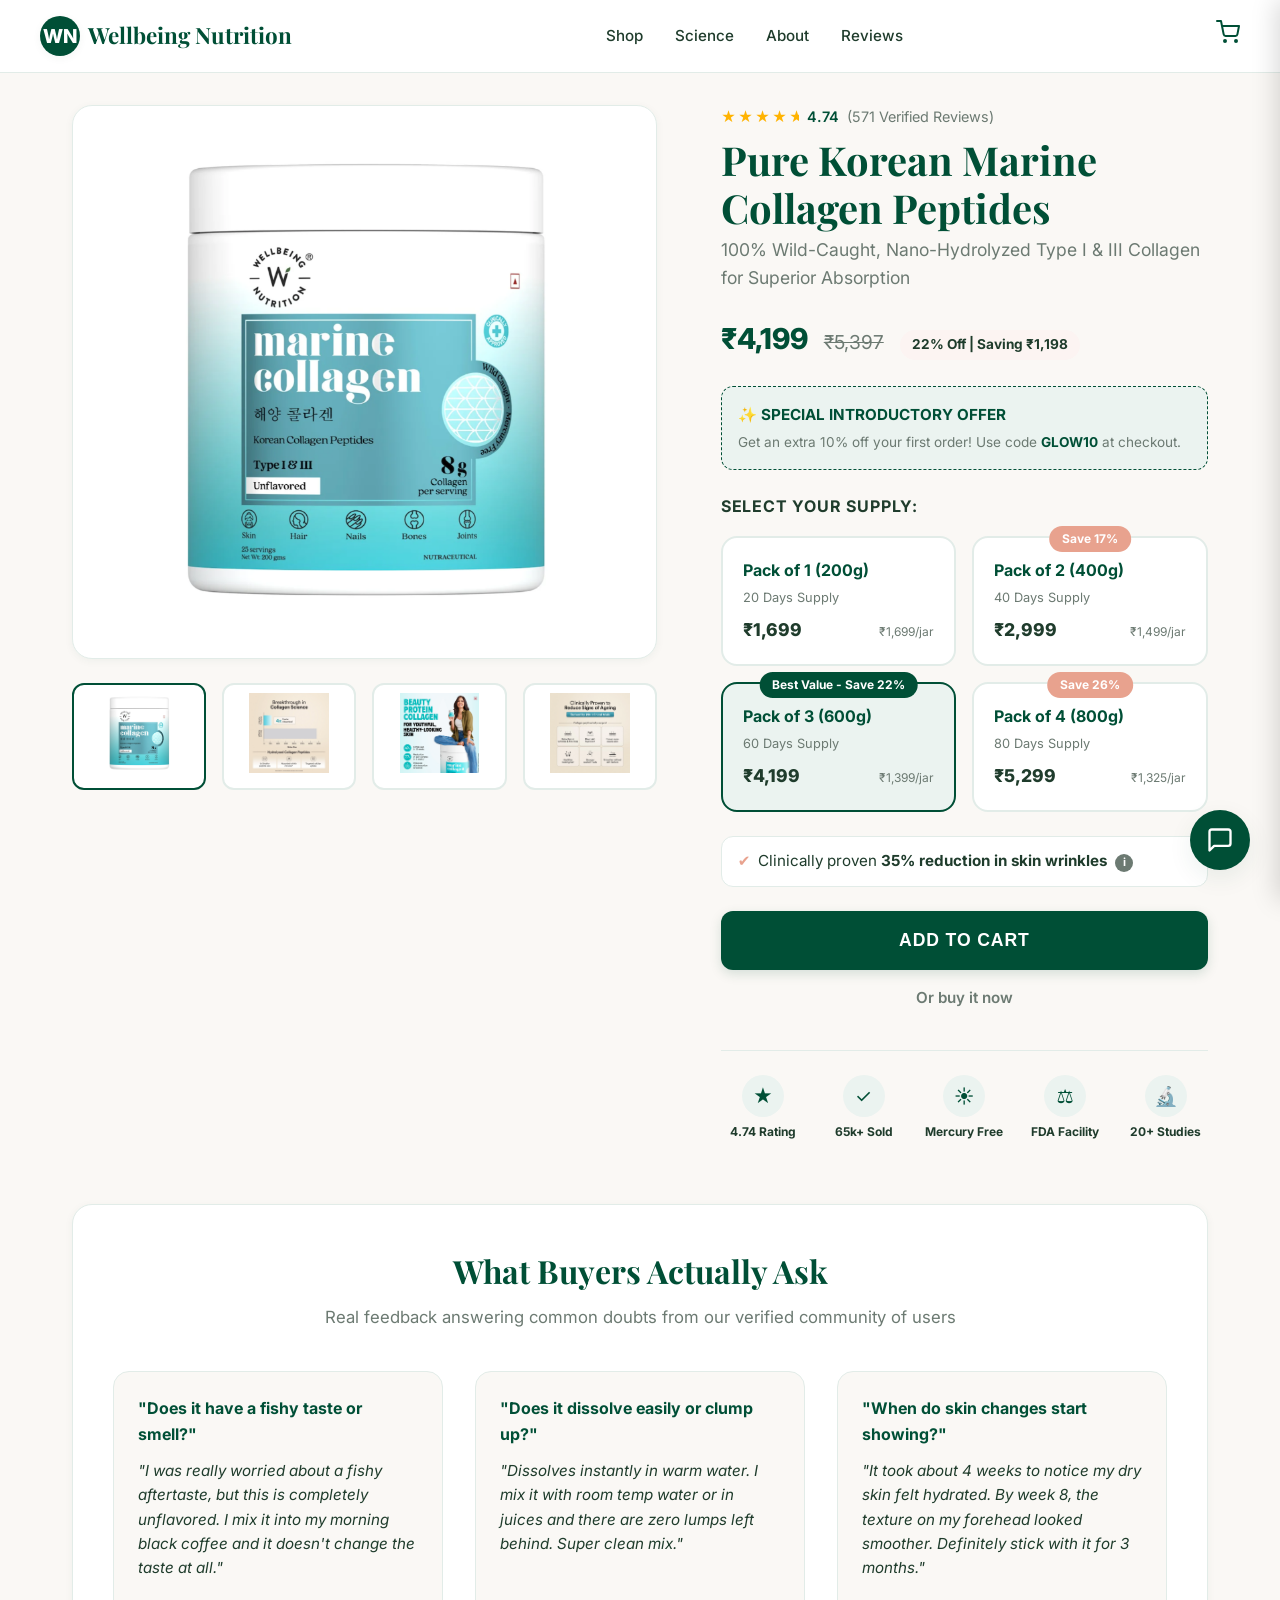
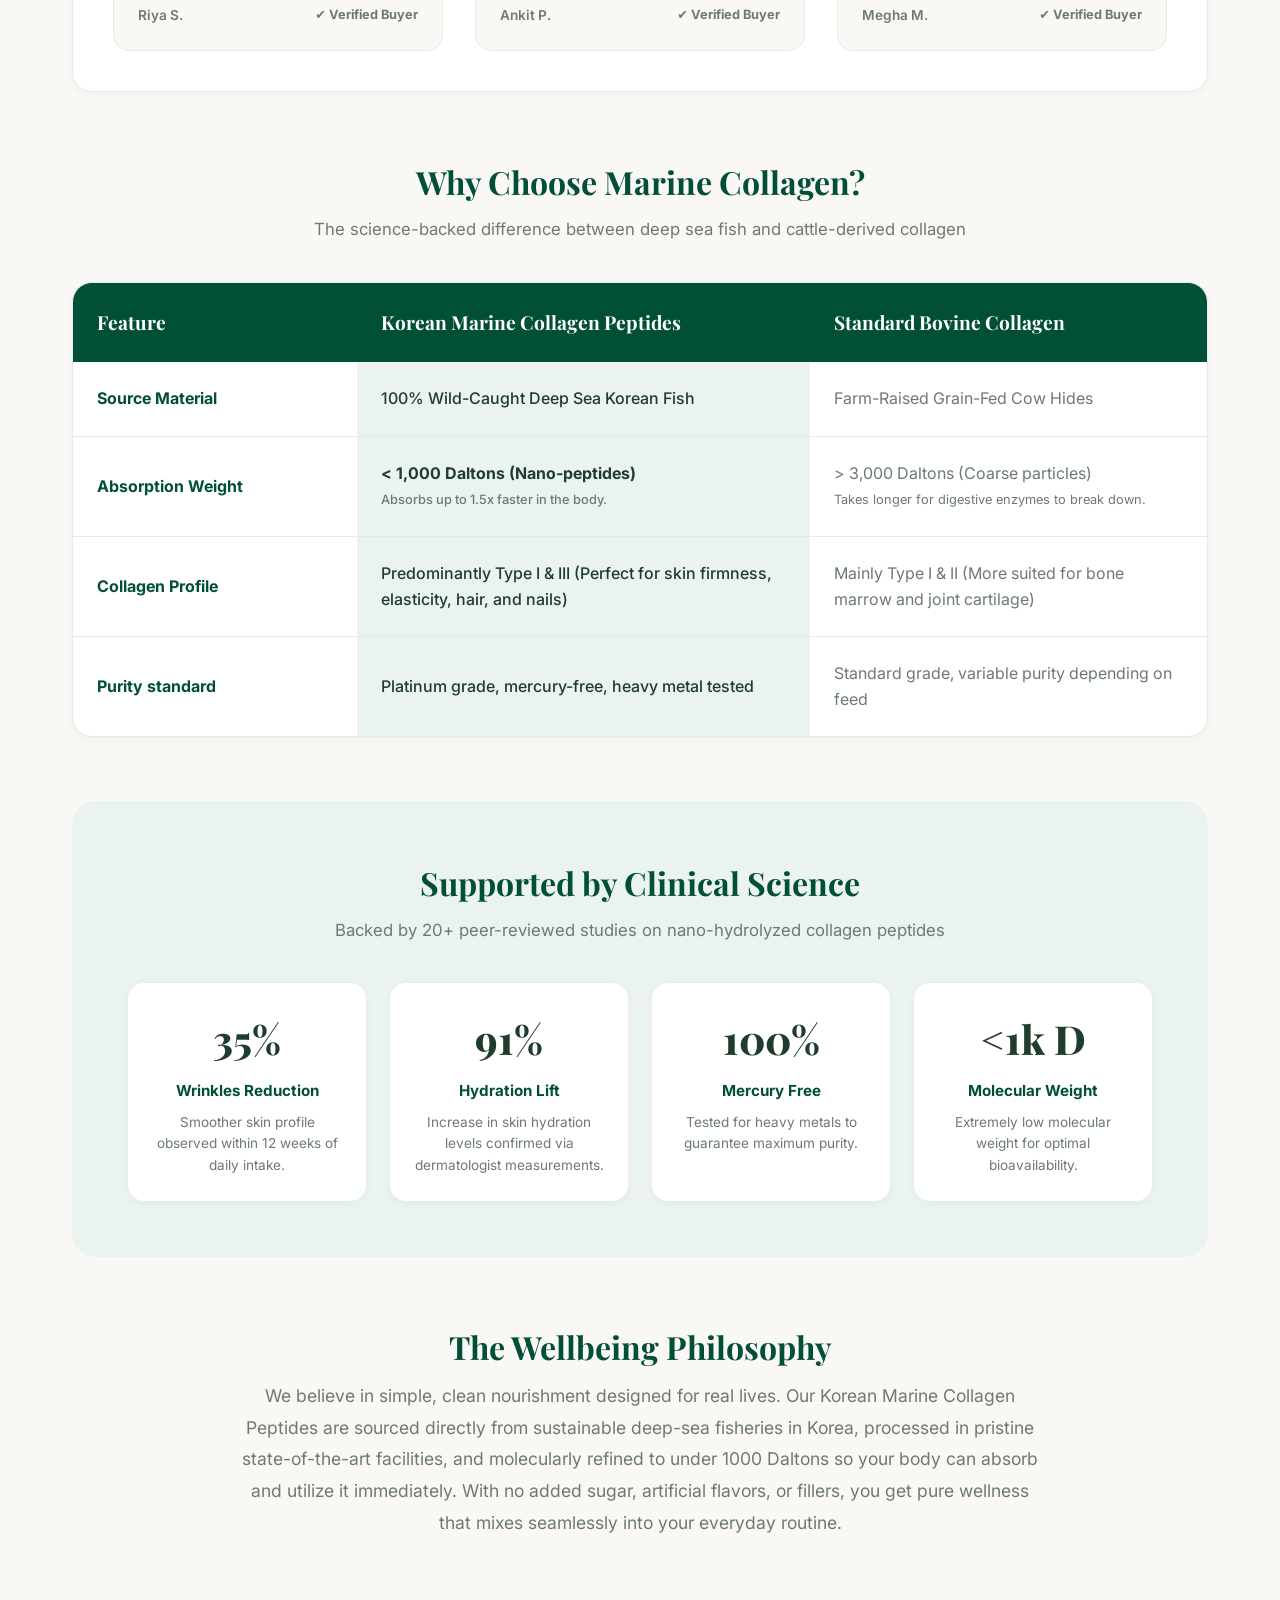
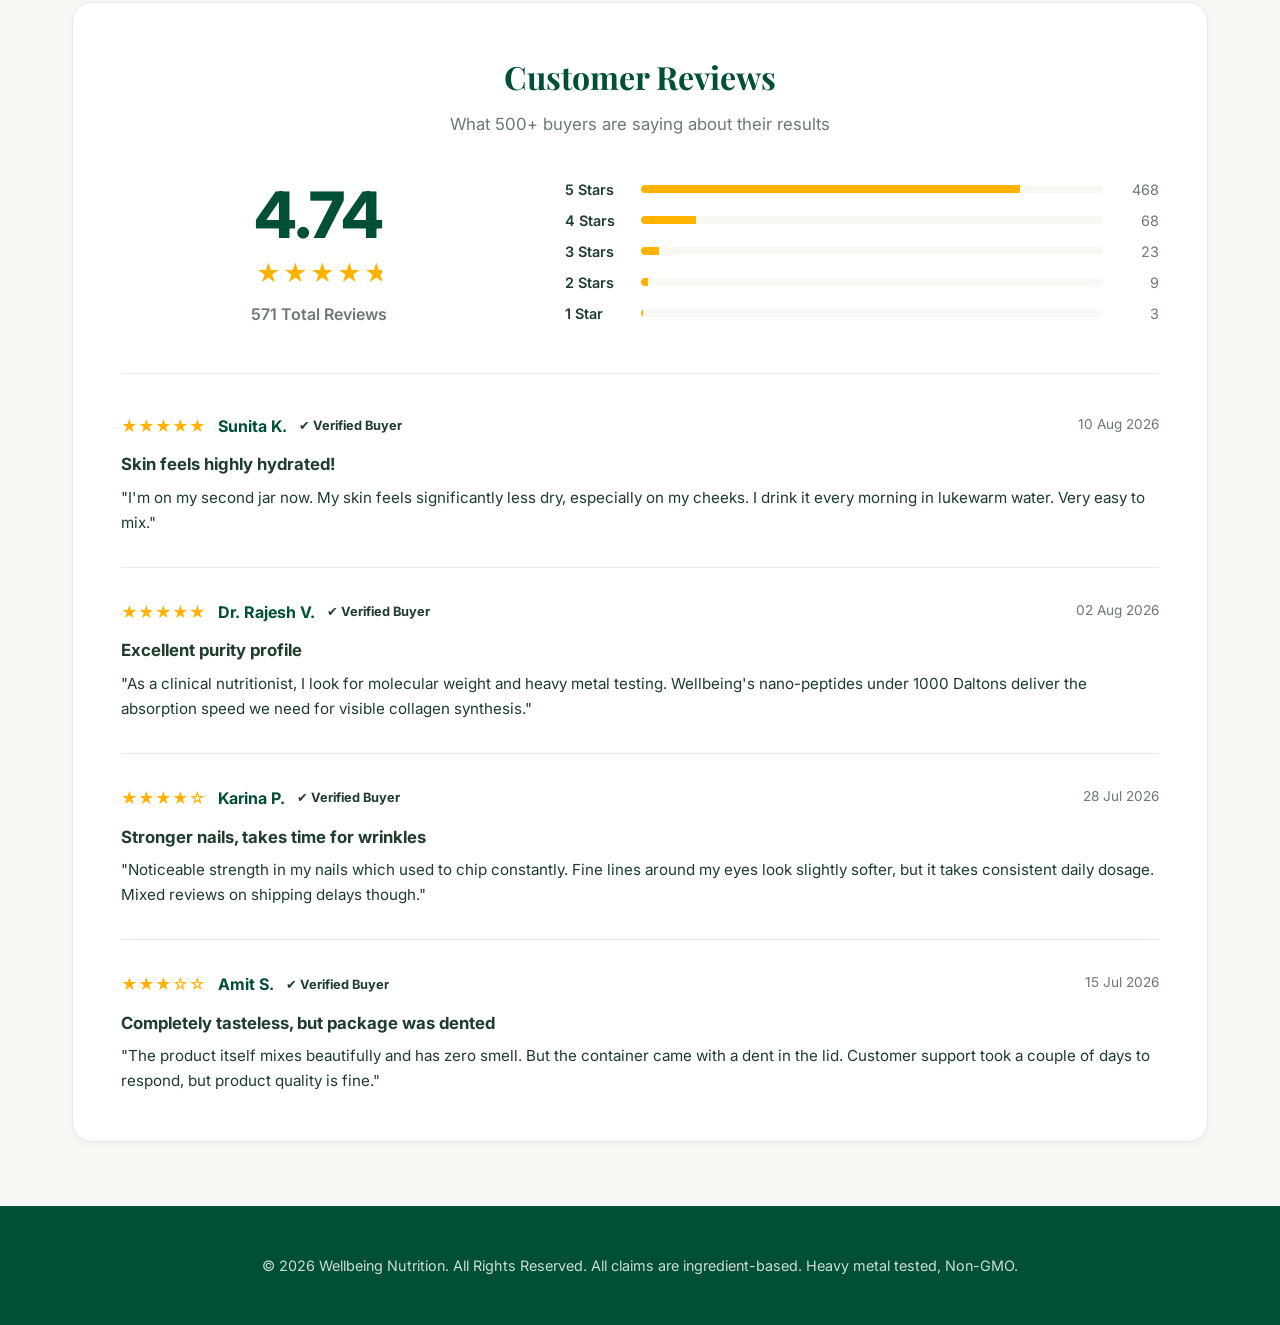
<file: index.html>
<!DOCTYPE html>
<html lang="en">
<head>
  <meta charset="UTF-8">
  <meta name="viewport" content="width=device-width, initial-scale=1.0">
  <title>Pure Korean Marine Collagen Peptides | Wellbeing Nutrition</title>
  <meta name="description" content="Sustainably sourced, platinum-grade type I & III Korean Marine Collagen Peptides for skin elasticity, hair growth, nail strength, and joint health. Bioavailable under 1000 Daltons.">
  <link rel="stylesheet" href="style.css">
  
  <!-- Google Fonts -->
  <link rel="preconnect" href="https://fonts.googleapis.com">
  <link rel="preconnect" href="https://fonts.gstatic.com" crossorigin>
  <link href="https://fonts.googleapis.com/css2?family=Inter:wght@400;500;600;700;800&family=Playfair+Display:ital,wght@0,400;0,600;0,700;0,800;1,400&display=swap" rel="stylesheet">
</head>
<body>

  <!-- Navigation Header -->
  <header class="site-header">
    <div class="header-container">
      <a href="#" class="brand-logo" id="header-logo-link">
        <div class="logo-stamp">WN</div>
        <span class="logo-text">Wellbeing Nutrition</span>
      </a>
      
      <!-- Navigation Links (Simplified for desktop, hidden on mobile for CRO) -->
      <nav aria-label="Main Navigation">
        <ul class="nav-links">
          <li><a href="#pdp-main">Shop</a></li>
          <li><a href="#why-marine-section">Science</a></li>
          <li><a href="#know-more-section">About</a></li>
          <li><a href="#reviews-section">Reviews</a></li>
        </ul>
      </nav>
      
      <div class="header-actions">
        <div class="cart-icon" id="cart-click-trigger" aria-label="Shopping Cart">
          <svg width="24" height="24" viewBox="0 0 24 24" fill="none" stroke="var(--primary-color)" stroke-width="2" stroke-linecap="round" stroke-linejoin="round">
            <circle cx="9" cy="21" r="1"></circle>
            <circle cx="20" cy="21" r="1"></circle>
            <path d="M1 1h4l2.68 13.39a2 2 0 0 0 2 1.61h9.72a2 2 0 0 0 2-1.61L23 6H6"></path>
          </svg>
          <span class="cart-badge" style="display: none;">0</span>
        </div>
      </div>
    </div>
  </header>

  <!-- Main Product Detail Section -->
  <main class="pdp-wrapper" id="pdp-main">
    <div class="pdp-grid">
      
      <!-- Left Column: Gallery -->
      <div class="gallery-container">
        <div class="main-image-wrapper">
          <img id="main-product-image" src="images/collagen_jar.png" alt="Wellbeing Nutrition Pure Korean Marine Collagen Peptides Supplement Jar">
        </div>
        
        <div class="thumbnail-row">
          <div class="thumbnail active" data-image="images/collagen_jar.png">
            <img src="images/collagen_jar.png" alt="Supplement Jar Front View">
          </div>
          <div class="thumbnail" data-image="images/collagen_science.png">
            <img src="images/collagen_science.png" alt="Collagen Absorption Science">
          </div>
          <div class="thumbnail" data-image="images/collagen_banner.png">
            <img src="images/collagen_banner.png" alt="Beauty Protein Collagen Banner">
          </div>
          <div class="thumbnail" data-image="images/collagen_clinical.png">
            <img src="images/collagen_clinical.png" alt="Clinically Proven Benefits">
          </div>
        </div>
      </div>
      
      <!-- Right Column: Product Detail & Buy Box -->
      <div class="info-container">
        <!-- Review Stars Summary -->
        <a href="#reviews-section" class="review-summary-link">
          <div class="stars">
            <span>★</span><span>★</span><span>★</span><span>★</span><span style="position: relative; overflow: hidden; display: inline-block; width: 0.74em;">★<span style="position: absolute; left: 0.74em; top: 0; color: #ccc; width: 0.26em; overflow: hidden;">★</span></span>
          </div>
          <span style="font-weight: 600; color: var(--primary-color);">4.74</span>
          <span style="color: var(--text-light);">(571 Verified Reviews)</span>
        </a>
        
        <h1 class="product-title">Pure Korean Marine Collagen Peptides</h1>
        <p class="product-tagline">100% Wild-Caught, Nano-Hydrolyzed Type I & III Collagen for Superior Absorption</p>
        
        <!-- Pricing Block -->
        <div class="price-row">
          <span class="current-price">₹4,199</span>
          <span class="original-price">₹5,397</span>
          <span class="discount-badge">22% Off | Saving ₹1,198</span>
        </div>
        
        <!-- Buy Box Promo Banner -->
        <div class="promo-box">
          <div class="promo-title">✨ SPECIAL INTRODUCTORY OFFER</div>
          <div class="promo-desc">Get an extra 10% off your first order! Use code <strong style="color: var(--primary-color);">GLOW10</strong> at checkout.</div>
        </div>
        
        <!-- Quantity / Pack Cards (CRO Fix: Removed +/- Counter) -->
        <div class="pack-section-title">Select Your Supply:</div>
        <div class="pack-cards-container">
          <!-- Pack 1 -->
          <div class="pack-card" data-index="0">
            <span class="pack-card-title">Pack of 1 (200g)</span>
            <span style="font-size: 0.8rem; color: var(--text-light); margin-bottom: 0.5rem;">20 Days Supply</span>
            <div class="pack-card-price-row">
              <span class="pack-card-price">₹1,699</span>
              <span class="pack-card-unit">₹1,699/jar</span>
            </div>
          </div>
          <!-- Pack 2 -->
          <div class="pack-card" data-index="1">
            <span class="pack-card-badge">Save 17%</span>
            <span class="pack-card-title">Pack of 2 (400g)</span>
            <span style="font-size: 0.8rem; color: var(--text-light); margin-bottom: 0.5rem;">40 Days Supply</span>
            <div class="pack-card-price-row">
              <span class="pack-card-price">₹2,999</span>
              <span class="pack-card-unit">₹1,499/jar</span>
            </div>
          </div>
          <!-- Pack 3 (Default Active) -->
          <div class="pack-card active" data-index="2">
            <span class="pack-card-badge" style="background-color: var(--primary-color);">Best Value - Save 22%</span>
            <span class="pack-card-title">Pack of 3 (600g)</span>
            <span style="font-size: 0.8rem; color: var(--text-light); margin-bottom: 0.5rem;">60 Days Supply</span>
            <div class="pack-card-price-row">
              <span class="pack-card-price">₹4,199</span>
              <span class="pack-card-unit">₹1,399/jar</span>
            </div>
          </div>
          <!-- Pack 4 -->
          <div class="pack-card" data-index="3">
            <span class="pack-card-badge">Save 26%</span>
            <span class="pack-card-title">Pack of 4 (800g)</span>
            <span style="font-size: 0.8rem; color: var(--text-light); margin-bottom: 0.5rem;">80 Days Supply</span>
            <div class="pack-card-price-row">
              <span class="pack-card-price">₹5,299</span>
              <span class="pack-card-unit">₹1,325/jar</span>
            </div>
          </div>
        </div>
        
        <!-- Claim & Info Tooltip (CRO Fix: Moved disclaimer text to hover icon) -->
        <div class="claim-row">
          <span class="claim-icon">✔</span>
          <span>Clinically proven <strong>35% reduction in skin wrinkles</strong></span>
          <span class="info-tooltip" aria-label="Disclaimer Information">
            <span class="info-tooltip-icon">i</span>
            <span class="info-tooltip-text">Claims are based on clinical research studies of the active marine collagen peptides over a 12-week cycle of daily use. Individual results may vary.</span>
          </span>
        </div>
        
        <!-- Call to Action Buttons (CRO Fix: Prominent Add to Cart, small Buy Now link) -->
        <div class="buy-buttons-wrapper">
          <button class="btn-primary" id="add-to-cart-btn">ADD TO CART</button>
          <span class="buy-now-link" id="buy-now-link">Or buy it now</span>
        </div>
        
        <!-- Trust Proof Section (CRO Fix: Copied key credentials directly under buy box) -->
        <div class="pdp-trust-badges">
          <div class="pdp-badge-item">
            <div class="pdp-badge-icon">★</div>
            <span class="pdp-badge-text">4.74 Rating</span>
          </div>
          <div class="pdp-badge-item">
            <div class="pdp-badge-icon">✓</div>
            <span class="pdp-badge-text">65k+ Sold</span>
          </div>
          <div class="pdp-badge-item">
            <div class="pdp-badge-icon">☀</div>
            <span class="pdp-badge-text">Mercury Free</span>
          </div>
          <div class="pdp-badge-item">
            <div class="pdp-badge-icon">⚖</div>
            <span class="pdp-badge-text">FDA Facility</span>
          </div>
          <div class="pdp-badge-item">
            <div class="pdp-badge-icon">🔬</div>
            <span class="pdp-badge-text">20+ Studies</span>
          </div>
        </div>
        
      </div>
    </div>

    <!-- Section: What Buyers Actually Ask (CRO Fix: Added 3-4 real queries up front) -->
    <section class="curated-reviews-section">
      <h2 class="section-title">What Buyers Actually Ask</h2>
      <p class="section-subtitle">Real feedback answering common doubts from our verified community of users</p>
      
      <div class="curated-grid">
        <!-- Review 1: Taste -->
        <div class="curated-card">
          <div class="curated-question">"Does it have a fishy taste or smell?"</div>
          <p class="curated-quote">"I was really worried about a fishy aftertaste, but this is completely unflavored. I mix it into my morning black coffee and it doesn't change the taste at all."</p>
          <div class="curated-author">
            <span>Riya S.</span>
            <span class="verified-tag">✔ Verified Buyer</span>
          </div>
        </div>
        <!-- Review 2: Mixability -->
        <div class="curated-card">
          <div class="curated-question">"Does it dissolve easily or clump up?"</div>
          <p class="curated-quote">"Dissolves instantly in warm water. I mix it with room temp water or in juices and there are zero lumps left behind. Super clean mix."</p>
          <div class="curated-author">
            <span>Ankit P.</span>
            <span class="verified-tag">✔ Verified Buyer</span>
          </div>
        </div>
        <!-- Review 3: Skin results -->
        <div class="curated-card">
          <div class="curated-question">"When do skin changes start showing?"</div>
          <p class="curated-quote">"It took about 4 weeks to notice my dry skin felt hydrated. By week 8, the texture on my forehead looked smoother. Definitely stick with it for 3 months."</p>
          <div class="curated-author">
            <span>Megha M.</span>
            <span class="verified-tag">✔ Verified Buyer</span>
          </div>
        </div>
      </div>
    </section>

    <!-- Section: Why Marine Collagen vs Bovine (CRO Fix: Added simple comparison table) -->
    <section class="comparison-section" id="why-marine-section">
      <h2 class="section-title">Why Choose <span>Marine Collagen</span>?</h2>
      <p class="section-subtitle">The science-backed difference between deep sea fish and cattle-derived collagen</p>
      
      <div class="comparison-table-wrapper">
        <table class="comp-table">
          <thead>
            <tr>
              <th scope="col">Feature</th>
              <th scope="col">Korean Marine Collagen Peptides</th>
              <th scope="col">Standard Bovine Collagen</th>
            </tr>
          </thead>
          <tbody>
            <tr>
              <td class="comp-feature-title">Source Material</td>
              <td class="comp-marine">100% Wild-Caught Deep Sea Korean Fish</td>
              <td class="comp-bovine">Farm-Raised Grain-Fed Cow Hides</td>
            </tr>
            <tr>
              <td class="comp-feature-title">Absorption Weight</td>
              <td class="comp-marine"><strong>&lt; 1,000 Daltons (Nano-peptides)</strong><br><span style="font-size: 0.8rem; color: var(--text-light)">Absorbs up to 1.5x faster in the body.</span></td>
              <td class="comp-bovine">&gt; 3,000 Daltons (Coarse particles)<br><span style="font-size: 0.8rem; color: var(--text-light)">Takes longer for digestive enzymes to break down.</span></td>
            </tr>
            <tr>
              <td class="comp-feature-title">Collagen Profile</td>
              <td class="comp-marine">Predominantly Type I & III (Perfect for skin firmness, elasticity, hair, and nails)</td>
              <td class="comp-bovine">Mainly Type I & II (More suited for bone marrow and joint cartilage)</td>
            </tr>
            <tr>
              <td class="comp-feature-title">Purity standard</td>
              <td class="comp-marine">Platinum grade, mercury-free, heavy metal tested</td>
              <td class="comp-bovine">Standard grade, variable purity depending on feed</td>
            </tr>
          </tbody>
        </table>
      </div>
    </section>

    <!-- Section: Scientific Research -->
    <section class="research-section">
      <h2 class="section-title">Supported by <span>Clinical Science</span></h2>
      <p class="section-subtitle">Backed by 20+ peer-reviewed studies on nano-hydrolyzed collagen peptides</p>
      
      <div class="studies-grid">
        <div class="study-item">
          <div class="study-stat">35%</div>
          <div class="study-label">Wrinkles Reduction</div>
          <div class="study-desc">Smoother skin profile observed within 12 weeks of daily intake.</div>
        </div>
        <div class="study-item">
          <div class="study-stat">91%</div>
          <div class="study-label">Hydration Lift</div>
          <div class="study-desc">Increase in skin hydration levels confirmed via dermatologist measurements.</div>
        </div>
        <div class="study-item">
          <div class="study-stat">100%</div>
          <div class="study-label">Mercury Free</div>
          <div class="study-desc">Tested for heavy metals to guarantee maximum purity.</div>
        </div>
        <div class="study-item">
          <div class="study-stat">&lt;1k D</div>
          <div class="study-label">Molecular Weight</div>
          <div class="study-desc">Extremely low molecular weight for optimal bioavailability.</div>
        </div>
      </div>
    </section>

    <!-- Section: Know More (CRO Fix: Simplified, readable natural copy instead of SEO keyword stuffing) -->
    <section class="know-more-section" id="know-more-section">
      <div class="know-more-content">
        <h2 class="section-title">The Wellbeing Philosophy</h2>
        <p class="know-more-text">
          We believe in simple, clean nourishment designed for real lives. Our Korean Marine Collagen Peptides are sourced directly from sustainable deep-sea fisheries in Korea, processed in pristine state-of-the-art facilities, and molecularly refined to under 1000 Daltons so your body can absorb and utilize it immediately. With no added sugar, artificial flavors, or fillers, you get pure wellness that mixes seamlessly into your everyday routine.
        </p>
      </div>
    </section>

    <!-- Section: Reviews (CRO Fix: Honest star breakdown and universal Verified badges) -->
    <section class="reviews-section" id="reviews-section">
      <h2 class="section-title">Customer Reviews</h2>
      <p class="section-subtitle">What 500+ buyers are saying about their results</p>
      
      <div class="reviews-dashboard">
        <div class="overall-rating-card">
          <div class="rating-big-num">4.74</div>
          <div class="stars" style="justify-content: center; margin-bottom: 0.5rem; font-size: 1.5rem;">
            <span>★</span><span>★</span><span>★</span><span>★</span><span style="position: relative; overflow: hidden; display: inline-block; width: 0.74em;">★<span style="position: absolute; left: 0.74em; top: 0; color: #ccc; width: 0.26em; overflow: hidden;">★</span></span>
          </div>
          <div style="font-weight: 600; color: var(--text-light);">571 Total Reviews</div>
        </div>
        
        <!-- Honest Star Breakdown (CRO Fix: Re-introduced honest breakdown) -->
        <div class="rating-breakdown-container">
          <div class="rating-bar-row">
            <span class="rating-bar-label">5 Stars</span>
            <div class="rating-bar-container">
              <div class="rating-bar-fill" style="width: 82%;"></div>
            </div>
            <span class="rating-bar-count">468</span>
          </div>
          <div class="rating-bar-row">
            <span class="rating-bar-label">4 Stars</span>
            <div class="rating-bar-container">
              <div class="rating-bar-fill" style="width: 12%;"></div>
            </div>
            <span class="rating-bar-count">68</span>
          </div>
          <div class="rating-bar-row">
            <span class="rating-bar-label">3 Stars</span>
            <div class="rating-bar-container">
              <div class="rating-bar-fill" style="width: 4%;"></div>
            </div>
            <span class="rating-bar-count">23</span>
          </div>
          <div class="rating-bar-row">
            <span class="rating-bar-label">2 Stars</span>
            <div class="rating-bar-container">
              <div class="rating-bar-fill" style="width: 1.5%;"></div>
            </div>
            <span class="rating-bar-count">9</span>
          </div>
          <div class="rating-bar-row">
            <span class="rating-bar-label">1 Star</span>
            <div class="rating-bar-container">
              <div class="rating-bar-fill" style="width: 0.5%;"></div>
            </div>
            <span class="rating-bar-count">3</span>
          </div>
        </div>
      </div>
      
      <!-- Review Items List -->
      <div class="reviews-list">
        <div class="review-item">
          <div class="review-header">
            <div class="review-user-info">
              <div class="stars">★★★★★</div>
              <span class="review-user-name">Sunita K.</span>
              <span class="verified-tag">✔ Verified Buyer</span>
            </div>
            <span class="review-date">10 Aug 2026</span>
          </div>
          <h3 class="review-comment-title">Skin feels highly hydrated!</h3>
          <p class="review-comment-body">"I'm on my second jar now. My skin feels significantly less dry, especially on my cheeks. I drink it every morning in lukewarm water. Very easy to mix."</p>
        </div>
        
        <div class="review-item">
          <div class="review-header">
            <div class="review-user-info">
              <div class="stars">★★★★★</div>
              <span class="review-user-name">Dr. Rajesh V.</span>
              <span class="verified-tag">✔ Verified Buyer</span>
            </div>
            <span class="review-date">02 Aug 2026</span>
          </div>
          <h3 class="review-comment-title">Excellent purity profile</h3>
          <p class="review-comment-body">"As a clinical nutritionist, I look for molecular weight and heavy metal testing. Wellbeing's nano-peptides under 1000 Daltons deliver the absorption speed we need for visible collagen synthesis."</p>
        </div>
        
        <div class="review-item">
          <div class="review-header">
            <div class="review-user-info">
              <div class="stars">★★★★☆</div>
              <span class="review-user-name">Karina P.</span>
              <span class="verified-tag">✔ Verified Buyer</span>
            </div>
            <span class="review-date">28 Jul 2026</span>
          </div>
          <h3 class="review-comment-title">Stronger nails, takes time for wrinkles</h3>
          <p class="review-comment-body">"Noticeable strength in my nails which used to chip constantly. Fine lines around my eyes look slightly softer, but it takes consistent daily dosage. Mixed reviews on shipping delays though."</p>
        </div>

        <div class="review-item">
          <div class="review-header">
            <div class="review-user-info">
              <div class="stars">★★★☆☆</div>
              <span class="review-user-name">Amit S.</span>
              <span class="verified-tag">✔ Verified Buyer</span>
            </div>
            <span class="review-date">15 Jul 2026</span>
          </div>
          <h3 class="review-comment-title">Completely tasteless, but package was dented</h3>
          <p class="review-comment-body">"The product itself mixes beautifully and has zero smell. But the container came with a dent in the lid. Customer support took a couple of days to respond, but product quality is fine."</p>
        </div>
      </div>
    </section>
  </main>

  <!-- Sticky Mobile Buy Bar (CRO: Always available during scroll on mobile devices) -->
  <section class="sticky-mobile-bar" aria-label="Sticky Add to Cart">
    <div class="sticky-bar-container">
      <div class="sticky-product-details">
        <span class="sticky-product-name">Korean Marine Collagen</span>
        <span class="sticky-product-price">₹4,199</span>
      </div>
      <button class="sticky-atc-btn" id="sticky-atc-btn">ADD TO CART</button>
    </div>
  </section>

  <!-- Single Combined AI Assistant Float Icon (CRO Fix: Consolidated 5 different widgets into 1) -->
  <div class="ai-chat-trigger" id="ai-chat-trigger" aria-label="Ask Wellbeing Helper">
    <svg width="28" height="28" viewBox="0 0 24 24" fill="none" stroke="currentColor" stroke-width="2" stroke-linecap="round" stroke-linejoin="round">
      <path d="M21 15a2 2 0 0 1-2 2H7l-4 4V5a2 2 0 0 1 2-2h14a2 2 0 0 1 2 2z"></path>
    </svg>
  </div>

  <!-- AI Chat Window -->
  <div class="ai-chat-window" id="ai-chat-window">
    <div class="ai-chat-header">
      <span>Wellbeing Nutrition Assistant</span>
      <span class="ai-chat-close" id="ai-chat-close">✕</span>
    </div>
    
    <div class="ai-chat-body" id="ai-chat-body">
      <div class="ai-chat-bubble ai-bubble-bot">
        Hi there! I am your Wellbeing Assistant. Feel free to ask me about marine collagen ingredients, benefits, reviews, or get your 10% coupon code!
      </div>
    </div>
    
    <div class="ai-chat-footer">
      <input type="text" class="ai-chat-input" id="ai-chat-input" placeholder="Ask about ingredients, mixability, taste..." aria-label="Type your message">
      <button class="ai-chat-send" id="ai-chat-send">Send</button>
    </div>
  </div>

  <!-- Slide-out Cart Drawer -->
  <div class="cart-drawer-overlay" id="cart-drawer-overlay"></div>
  <div class="cart-drawer" id="cart-drawer">
    <div class="cart-drawer-header">
      <h2>Your Cart</h2>
      <span class="cart-drawer-close" id="cart-drawer-close">✕</span>
    </div>
    <div class="cart-drawer-body" id="cart-drawer-body">
      <div class="cart-empty-message">Your cart is empty. Add some collagen to start your glow!</div>
    </div>
    <div class="cart-drawer-footer">
      <div class="cart-subtotal-row">
        <span>Subtotal:</span>
        <span class="cart-subtotal-price">₹0</span>
      </div>
      <button class="cart-checkout-btn" id="cart-checkout-btn" disabled>PROCEED TO CHECKOUT</button>
    </div>
  </div>

  <!-- Footer -->
  <footer class="site-footer">
    <p>© 2026 Wellbeing Nutrition. All Rights Reserved. All claims are ingredient-based. Heavy metal tested, Non-GMO.</p>
  </footer>

  <script src="script.js"></script>
</body>
</html>
</file>
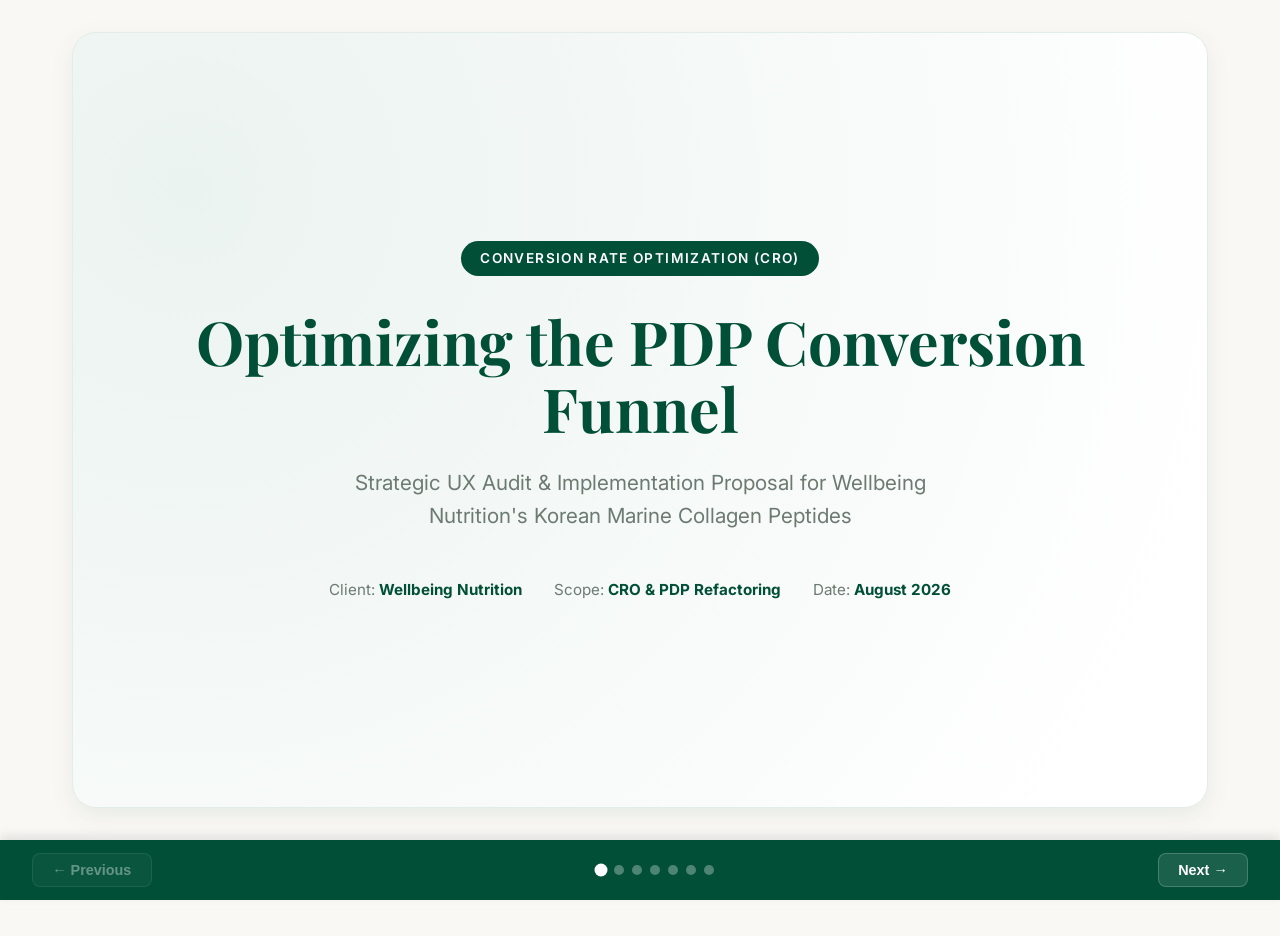
<file: proposal_deck.html>
<!DOCTYPE html>
<html lang="en">
<head>
  <meta charset="UTF-8">
  <meta name="viewport" content="width=device-width, initial-scale=1.0">
  <title>CRO Proposal - Wellbeing Nutrition Korean Marine Collagen Peptides</title>
  <link rel="stylesheet" href="deck_style.css">
  <link rel="preconnect" href="https://fonts.googleapis.com">
  <link rel="preconnect" href="https://fonts.gstatic.com" crossorigin>
  <link href="https://fonts.googleapis.com/css2?family=Inter:wght@400;500;600;700;800&family=Playfair+Display:ital,wght@0,400;0,600;0,700;0,800;1,400&display=swap" rel="stylesheet">
</head>
<body>

  <!-- Slide Deck Container -->
  <div class="deck-container">

    <!-- Slide 1: Cover -->
    <div class="slide slide-cover active" id="slide-1">
      <div class="cover-badge">Conversion Rate Optimization (CRO)</div>
      <h1 class="cover-title">Optimizing the PDP Conversion Funnel</h1>
      <p class="cover-subtitle">Strategic UX Audit & Implementation Proposal for Wellbeing Nutrition's Korean Marine Collagen Peptides</p>
      
      <div class="cover-meta">
        <div>Client: <strong>Wellbeing Nutrition</strong></div>
        <div>Scope: <strong>CRO & PDP Refactoring</strong></div>
        <div>Date: <strong>August 2026</strong></div>
      </div>
    </div>

    <!-- Slide 2: The Strengths -->
    <div class="slide" id="slide-2">
      <div class="slide-header">
        <div class="slide-logo">
          <div class="slide-logo-stamp">WN</div>
          <div class="slide-logo-text">Wellbeing Nutrition</div>
        </div>
        <div class="slide-topic">Phase 1: Current Strengths</div>
      </div>
      
      <div class="slide-body">
        <h2 class="slide-title">Leveraging Existing <span>Trust Foundations</span></h2>
        <div class="grid-2">
          <div>
            <p style="font-size: 1.1rem; line-height: 1.6; color: var(--text-light); margin-bottom: 1.5rem;">
              The page already possesses exceptional authority and credibility signals. The core issue is not a lack of trust, but rather the <strong>visual placement</strong> of these signals, which sit too far from the final purchasing decision points.
            </p>
            <ul class="presentation-list">
              <li><strong>High Volume Social Proof:</strong> 4.74/5 star rating backed by 571 reviews.</li>
              <li><strong>Social Proof Validation:</strong> Over 65,000 units sold demonstrates heavy market demand.</li>
              <li><strong>Scientific Backing:</strong> 20+ studies cited for specific ingredient efficacy.</li>
              <li><strong>Premium Standards:</strong> Mercury-free, non-GMO, heavy metals tested.</li>
            </ul>
          </div>
          
          <div class="grid-2" style="grid-template-columns: 1fr; gap: 1rem;">
            <div class="card">
              <div class="card-num">65K+</div>
              <h3>Units Sold</h3>
              <p>Strong baseline social proof proving mass-market validation.</p>
            </div>
            <div class="card">
              <div class="card-num">4.74★</div>
              <h3>Customer Rating</h3>
              <p>Exceptional product satisfaction score from 571 active buyers.</p>
            </div>
          </div>
        </div>
      </div>

      <div class="slide-footer">
        <div>CRO Proposal Deck</div>
        <div>Slide 2 of 7</div>
      </div>
    </div>

    <!-- Slide 3: Identified Friction Points -->
    <div class="slide" id="slide-3">
      <div class="slide-header">
        <div class="slide-logo">
          <div class="slide-logo-stamp">WN</div>
          <div class="slide-logo-text">Wellbeing Nutrition</div>
        </div>
        <div class="slide-topic">Phase 2: Friction Points</div>
      </div>
      
      <div class="slide-body">
        <h2 class="slide-title">Critical <span>Conversion Killers</span> on the Live PDP</h2>
        <p style="color: var(--text-light); margin-bottom: 2rem; font-size: 1.1rem;">
          These high-friction elements currently contribute to drop-offs, decision paralysis, and layout instability:
        </p>
        
        <div class="grid-3">
          <div class="card" style="border-left-color: #D32F2F; background: #FFF5F5;">
            <span class="badge-highlight red" style="margin-bottom: 1rem;">Cognitive Overload</span>
            <h3 style="color: #C62828;">Dual Quantity Controls</h3>
            <p>Users must choose quantity via both Pack Selector cards (1, 2, 3, 4) AND a separate +/- counter, causing massive confusion.</p>
          </div>
          
          <div class="card" style="border-left-color: #D32F2F; background: #FFF5F5;">
            <span class="badge-highlight red" style="margin-bottom: 1rem;">Hierarchy Issues</span>
            <h3 style="color: #C62828;">Undifferentiated Buttons</h3>
            <p>"Add to Cart" and "Buy It Now" look identical, diluting primary intent and causing checkout hesitation.</p>
          </div>

          <div class="card" style="border-left-color: #D32F2F; background: #FFF5F5;">
            <span class="badge-highlight red" style="margin-bottom: 1rem;">Trust Deficit</span>
            <h3 style="color: #C62828;">Proximity Conflict</h3>
            <p>Placing the "35% wrinkles reduction" claim immediately next to an ingredient-only disclaimer weakens the statement's trust.</p>
          </div>
        </div>

        <div class="grid-3" style="margin-top: 1.5rem;">
          <div class="card" style="border-left-color: #D32F2F; background: #FFF5F5;">
            <span class="badge-highlight red" style="margin-bottom: 1rem;">User Interface Noise</span>
            <h3 style="color: #C62828;">Popup Clutter</h3>
            <p>5 distinct AI chat/discount widgets create visual spam and divert users away from buying.</p>
          </div>
          
          <div class="card" style="border-left-color: #D32F2F; background: #FFF5F5;">
            <span class="badge-highlight red" style="margin-bottom: 1rem;">SEO Overstuffing</span>
            <h3 style="color: #C62828;">Unnatural Copy</h3>
            <p>The "Know More" text is filled with bolded keywords optimized for Google, not humans, hurting professional branding.</p>
          </div>

          <div class="card" style="border-left-color: #D32F2F; background: #FFF5F5;">
            <span class="badge-highlight red" style="margin-bottom: 1rem;">Technical Flaws</span>
            <h3 style="color: #C62828;">Layout Instability</h3>
            <p>Page doesn't render consistently across devices, resulting in broken layouts on tablet and mobile views.</p>
          </div>
        </div>
      </div>

      <div class="slide-footer">
        <div>CRO Proposal Deck</div>
        <div>Slide 3 of 7</div>
      </div>
    </div>

    <!-- Slide 4: Prioritized Solution Matrix -->
    <div class="slide" id="slide-4">
      <div class="slide-header">
        <div class="slide-logo">
          <div class="slide-logo-stamp">WN</div>
          <div class="slide-logo-text">Wellbeing Nutrition</div>
        </div>
        <div class="slide-topic">Phase 3: Optimization Matrix</div>
      </div>
      
      <div class="slide-body">
        <h2 class="slide-title">The <span>Solution Matrix</span>: Removing Friction</h2>
        <p style="color: var(--text-light); margin-bottom: 1rem; font-size: 1.1rem;">
          We apply a foundational rule: <strong>resolve confusion and clean up the page structure before adding new elements.</strong>
        </p>
        
        <table class="cro-table">
          <thead>
            <tr>
              <th style="width: 30%">Friction Source</th>
              <th style="width: 35%">Current State</th>
              <th style="width: 35%">Implemented CRO Solution</th>
            </tr>
          </thead>
          <tbody>
            <tr>
              <td><strong>Quantity Selection</strong></td>
              <td>Duplicated (+/- counter vs pack cards)</td>
              <td><em>Keep only pack cards (1/2/3/4). Remove +/- counter entirely.</em></td>
            </tr>
            <tr>
              <td><strong>Call to Actions</strong></td>
              <td>Identical Add to Cart & Buy Now buttons</td>
              <td><em>Add to Cart is the bold main button. Buy It Now is a smaller link.</em></td>
            </tr>
            <tr>
              <td><strong>Claim Proximity</strong></td>
              <td>Claim next to disclaimer text</td>
              <td><em>Move disclaimer to a clean info "i" icon on tooltip hover.</em></td>
            </tr>
            <tr>
              <td><strong>Trust Proof Placement</strong></td>
              <td>Key badges pushed to the footer</td>
              <td><em>Add study and certification badges directly below primary CTA.</em></td>
            </tr>
            <tr>
              <td><strong>Review Validity</strong></td>
              <td>Filtered-looking stars, inconsistent verification tags</td>
              <td><em>Honest rating chart breakdown and universal "Verified Buyer" tag.</em></td>
            </tr>
            <tr>
              <td><strong>UI Widgets & Popups</strong></td>
              <td>5 floating help widgets/tabs</td>
              <td><em>Consolidate widgets into 1 helper icon. Embed 10% coupon inside buy box.</em></td>
            </tr>
          </tbody>
        </table>
      </div>

      <div class="slide-footer">
        <div>CRO Proposal Deck</div>
        <div>Slide 4 of 7</div>
      </div>
    </div>

    <!-- Slide 5: Strategic Additions -->
    <div class="slide" id="slide-5">
      <div class="slide-header">
        <div class="slide-logo">
          <div class="slide-logo-stamp">WN</div>
          <div class="slide-logo-text">Wellbeing Nutrition</div>
        </div>
        <div class="slide-topic">Phase 4: Key Additions</div>
      </div>
      
      <div class="slide-body">
        <h2 class="slide-title">Answering <span>Customer Questions</span> in Real-Time</h2>
        <p style="color: var(--text-light); margin-bottom: 2rem; font-size: 1.1rem;">
          We introduce exactly two strategic additions, answering the critical questions customers ask right before buying:
        </p>
        
        <div class="grid-2">
          <div class="card" style="background: var(--secondary-light); border-left-color: var(--accent-color);">
            <div style="font-size: 0.85rem; font-weight: 700; text-transform: uppercase; color: var(--accent-color); margin-bottom: 0.5rem;">Addition 1</div>
            <h3>"Why Marine Collagen?" Section</h3>
            <p style="margin-bottom: 1rem;">Most buyers wonder why marine (fish) collagen is priced higher than standard bovine (cow) collagen. We add a clear comparison: </p>
            <ul class="presentation-list" style="font-size: 0.95rem;">
              <li><strong>Higher Absorption:</strong> Nano peptides absorb 1.5x faster.</li>
              <li><strong>Purity Advantage:</strong> Wild-caught deep sea fish, mercury-free.</li>
              <li><strong>Skin Focus:</strong> Formulated with Type I & III, perfect for dermal support.</li>
            </ul>
          </div>

          <div class="card" style="background: var(--secondary-light); border-left-color: var(--accent-color);">
            <div style="font-size: 0.85rem; font-weight: 700; text-transform: uppercase; color: var(--accent-color); margin-bottom: 0.5rem;">Addition 2</div>
            <h3>Curated "Real Questions Answered" Reviews</h3>
            <p style="margin-bottom: 1rem;">Rather than showing generic "Great product!" reviews, we showcase reviews answering actual buying objections near the top:</p>
            <ul class="presentation-list" style="font-size: 0.95rem;">
              <li><strong>"Does it taste fishy?"</strong> (Verified: completely unflavored, mixes easily into morning coffee).</li>
              <li><strong>"Does it mix well?"</strong> (Verified: dissolves instantly without clumping in water).</li>
              <li><strong>"When do I see results?"</strong> (Verified: noticeable skin hydration within 4 weeks).</li>
            </ul>
          </div>
        </div>
      </div>

      <div class="slide-footer">
        <div>CRO Proposal Deck</div>
        <div>Slide 5 of 7</div>
      </div>
    </div>

    <!-- Slide 6: Expected Business Impact -->
    <div class="slide" id="slide-6">
      <div class="slide-header">
        <div class="slide-logo">
          <div class="slide-logo-stamp">WN</div>
          <div class="slide-logo-text">Wellbeing Nutrition</div>
        </div>
        <div class="slide-topic">Phase 5: Financial Impact</div>
      </div>
      
      <div class="slide-body">
        <h2 class="slide-title">Expected <span>CRO Business Impact</span> Metrics</h2>
        <p style="color: var(--text-light); margin-bottom: 3rem; font-size: 1.1rem;">
          Removing friction has a compounding effect on ecommerce performance. Here are realistic projections based on standard CRO test baselines:
        </p>
        
        <div class="impact-cards">
          <div class="impact-card">
            <div class="impact-metric">+15% - 25%</div>
            <div class="impact-label">Add-to-Cart (ATC) Rate</div>
            <div class="impact-desc">Driven by clearing the undifferentiated buttons and placing trust validation badges directly below the buy box.</div>
          </div>

          <div class="impact-card">
            <div class="impact-metric">+10% - 15%</div>
            <div class="impact-label">Checkout Completions</div>
            <div class="impact-desc">Driven by removing the duplicate quantity controls (+/- vs cards) and eliminating distraction from excessive helper widgets.</div>
          </div>

          <div class="impact-card">
            <div class="impact-metric">+8% - 12%</div>
            <div class="impact-label">Average Order Value (AOV)</div>
            <div class="impact-desc">Driven by clear visual hierarchy emphasizing the "Best Value" multi-pack combo (Pack of 3) above the single jar option.</div>
          </div>
        </div>
      </div>

      <div class="slide-footer">
        <div>CRO Proposal Deck</div>
        <div>Slide 6 of 7</div>
      </div>
    </div>

    <!-- Slide 7: Competitive Analysis & A/B Testing -->
    <div class="slide" id="slide-7">
      <div class="slide-header">
        <div class="slide-logo">
          <div class="slide-logo-stamp">WN</div>
          <div class="slide-logo-text">Wellbeing Nutrition</div>
        </div>
        <div class="slide-topic">Phase 6: Market Standards</div>
      </div>
      
      <div class="slide-body">
        <h2 class="slide-title">Competitive Alignment & <span>A/B Testing</span></h2>
        
        <div class="grid-2">
          <div>
            <h3 style="font-family: var(--font-serif); color: var(--primary-color); margin-bottom: 1rem; font-size: 1.4rem;">Competitor Standards</h3>
            
            <div class="competitor-item">
              <div class="competitor-icon">1</div>
              <div class="competitor-text">
                <h4>Trust Badges Near Price</h4>
                <p>Standard practice in premium D2C beauty is to validate quality (mercury-free, FDA) next to pricing, not in the footer.</p>
              </div>
            </div>

            <div class="competitor-item">
              <div class="competitor-icon">2</div>
              <div class="competitor-text">
                <h4>Single Primary Callout</h4>
                <p>Top wellness brands emphasize a single primary action button to lead the user directly to the checkout funnel.</p>
              </div>
            </div>

            <div class="competitor-item">
              <div class="competitor-icon">3</div>
              <div class="competitor-text">
                <h4>Single Assist Widget</h4>
                <p>Most competitors maintain only one chat or help popup to protect page loading speed and prevent layout shifts.</p>
              </div>
            </div>
          </div>
          
          <div class="card" style="background: var(--primary-light);">
            <h3>Testing & Verification</h3>
            <p style="margin-bottom: 1.2rem; line-height: 1.6;">
              To prove the efficacy of these updates, we suggest running a standard <strong>split URL experiment</strong>:
            </p>
            <ul class="presentation-list" style="font-size: 0.95rem;">
              <li><strong>A/B Test Setup:</strong> Split traffic 50/50 between the current production PDP and the new optimized PDP.</li>
              <li><strong>Duration:</strong> Run the experiment for a minimum of 2-3 weeks to reach statistical significance.</li>
              <li><strong>Key Target:</strong> Track revenue per visitor (RPV) and checkout drop-off rate as the primary success metrics.</li>
            </ul>
          </div>
        </div>
      </div>

      <div class="slide-footer">
        <div>CRO Proposal Deck</div>
        <div>Slide 7 of 7</div>
      </div>
    </div>

  </div>

  <!-- Slide Navigation Controls -->
  <div class="nav-controls">
    <button class="nav-btn" id="prev-btn" disabled>← Previous</button>
    
    <div class="progress-indicator">
      <div class="dot active" data-slide="1"></div>
      <div class="dot" data-slide="2"></div>
      <div class="dot" data-slide="3"></div>
      <div class="dot" data-slide="4"></div>
      <div class="dot" data-slide="5"></div>
      <div class="dot" data-slide="6"></div>
      <div class="dot" data-slide="7"></div>
    </div>
    
    <button class="nav-btn" id="next-btn">Next →</button>
  </div>

  <!-- Interactive Slide Control JS -->
  <script>
    document.addEventListener("DOMContentLoaded", () => {
      let currentSlide = 1;
      const totalSlides = 7;
      
      const prevBtn = document.getElementById("prev-btn");
      const nextBtn = document.getElementById("next-btn");
      const dots = document.querySelectorAll(".dot");
      const slides = document.querySelectorAll(".slide");

      const updateSlidePosition = (newSlideNum) => {
        // Remove active class from old slide and dot
        document.getElementById(`slide-${currentSlide}`).classList.remove("active");
        document.querySelector(`.dot[data-slide="${currentSlide}"]`).classList.remove("active");
        
        // Update current slide number
        currentSlide = newSlideNum;
        
        // Add active class to new slide and dot
        document.getElementById(`slide-${currentSlide}`).classList.add("active");
        document.querySelector(`.dot[data-slide="${currentSlide}"]`).classList.add("active");
        
        // Update button states
        prevBtn.disabled = currentSlide === 1;
        nextBtn.disabled = currentSlide === totalSlides;
      };

      prevBtn.addEventListener("click", () => {
        if (currentSlide > 1) {
          updateSlidePosition(currentSlide - 1);
        }
      });

      nextBtn.addEventListener("click", () => {
        if (currentSlide < totalSlides) {
          updateSlidePosition(currentSlide + 1);
        }
      });

      // Handle dots click
      dots.forEach(dot => {
        dot.addEventListener("click", () => {
          const target = parseInt(dot.getAttribute("data-slide"));
          updateSlidePosition(target);
        });
      });

      // Keyboard navigation
      document.addEventListener("keydown", (e) => {
        if (e.key === "ArrowRight" || e.key === "Space") {
          if (currentSlide < totalSlides) {
            updateSlidePosition(currentSlide + 1);
          }
        } else if (e.key === "ArrowLeft") {
          if (currentSlide > 1) {
            updateSlidePosition(currentSlide - 1);
          }
        }
      });
    });
  </script>
</body>
</html>
</file>
<file: style.css>
/* Main CSS Variables for Wellbeing Nutrition Theme */
:root {
  --primary-color: #004F36; /* Deep Wellbeing Green */
  --primary-hover: #003625;
  --primary-light: #EBF3F0;
  --secondary-color: #E8A28E; /* Salmon / Coral accent */
  --secondary-hover: #D48C70;
  --secondary-light: #FCF4F2;
  --background-color: #FAF8F5; /* Warm off-white */
  --card-bg: #FFFFFF;
  --text-dark: #1F3C2C;
  --text-light: #6C7A72;
  --border-color: #E2ECE8;
  --gold-star: #FFB300;
  
  --font-serif: 'Playfair Display', Georgia, serif;
  --font-sans: 'Inter', system-ui, -apple-system, BlinkMacSystemFont, "Segoe UI", Roboto, sans-serif;
  --transition: all 0.3s cubic-bezier(0.4, 0, 0.2, 1);
  --shadow-sm: 0 2px 8px rgba(0, 79, 54, 0.05);
  --shadow-md: 0 8px 24px rgba(0, 79, 54, 0.08);
}

/* CSS Reset & Basics */
* {
  margin: 0;
  padding: 0;
  box-sizing: border-box;
}

body {
  font-family: var(--font-sans);
  background-color: var(--background-color);
  color: var(--text-dark);
  line-height: 1.6;
  -webkit-font-smoothing: antialiased;
}

a {
  text-decoration: none;
  color: inherit;
}

/* Header */
.site-header {
  background-color: var(--card-bg);
  border-bottom: 1px solid var(--border-color);
  position: sticky;
  top: 0;
  z-index: 1000;
  padding: 1rem 2rem;
}

.header-container {
  display: flex;
  justify-content: space-between;
  align-items: center;
  max-width: 1200px;
  margin: 0 auto;
}

.brand-logo {
  display: flex;
  align-items: center;
  gap: 0.5rem;
}

.logo-stamp {
  width: 40px;
  height: 40px;
  background-color: var(--primary-color);
  border-radius: 50%;
  color: white;
  display: flex;
  align-items: center;
  justify-content: center;
  font-weight: 800;
  font-size: 1.2rem;
  box-shadow: var(--shadow-sm);
}

.logo-text {
  font-family: var(--font-serif);
  font-size: 1.4rem;
  font-weight: 700;
  color: var(--primary-color);
}

.nav-links {
  display: flex;
  gap: 2rem;
  list-style: none;
  font-weight: 500;
  font-size: 0.95rem;
}

.nav-links a:hover {
  color: var(--secondary-color);
}

.header-actions {
  display: flex;
  align-items: center;
  gap: 1.5rem;
}

.cart-icon {
  position: relative;
  cursor: pointer;
}

.cart-badge {
  position: absolute;
  top: -8px;
  right: -8px;
  background-color: var(--secondary-color);
  color: white;
  border-radius: 50%;
  font-size: 0.75rem;
  width: 18px;
  height: 18px;
  display: flex;
  align-items: center;
  justify-content: center;
  font-weight: bold;
}

/* PDP Container */
.pdp-wrapper {
  max-width: 1200px;
  margin: 2rem auto;
  padding: 0 2rem;
}

.pdp-grid {
  display: grid;
  grid-template-columns: 1.2fr 1fr;
  gap: 4rem;
  margin-bottom: 4rem;
}

/* Left Column: Image Gallery */
.gallery-container {
  position: sticky;
  top: 100px;
  align-self: start;
}

.main-image-wrapper {
  background: white;
  border: 1px solid var(--border-color);
  border-radius: 20px;
  padding: 2rem;
  text-align: center;
  margin-bottom: 1.5rem;
  box-shadow: var(--shadow-sm);
}

.main-image-wrapper img {
  max-width: 100%;
  height: auto;
  max-height: 480px;
  object-fit: contain;
  transition: var(--transition);
}

.thumbnail-row {
  display: flex;
  gap: 1rem;
}

.thumbnail {
  flex: 1;
  background: white;
  border: 2px solid var(--border-color);
  border-radius: 12px;
  padding: 0.5rem;
  cursor: pointer;
  text-align: center;
  transition: var(--transition);
}

.thumbnail img {
  max-width: 100%;
  max-height: 80px;
  object-fit: contain;
}

.thumbnail.active {
  border-color: var(--primary-color);
}

/* Right Column: Buy Box & Product Info */
.info-container {
  display: flex;
  flex-direction: column;
}

.review-summary-link {
  display: flex;
  align-items: center;
  gap: 0.5rem;
  margin-bottom: 0.5rem;
  font-size: 0.9rem;
}

.stars {
  color: var(--gold-star);
  display: flex;
  gap: 2px;
}

.product-title {
  font-family: var(--font-serif);
  font-size: 2.5rem;
  color: var(--primary-color);
  margin-bottom: 0.25rem;
  line-height: 1.2;
}

.product-tagline {
  color: var(--text-light);
  font-size: 1.1rem;
  margin-bottom: 1.5rem;
}

.price-row {
  display: flex;
  align-items: baseline;
  gap: 1rem;
  margin-bottom: 1.5rem;
}

.current-price {
  font-size: 1.8rem;
  font-weight: 800;
  color: var(--primary-color);
}

.original-price {
  font-size: 1.2rem;
  text-decoration: line-through;
  color: var(--text-light);
}

.discount-badge {
  background-color: var(--secondary-light);
  color: var(--accent-color);
  font-weight: 700;
  padding: 0.25rem 0.75rem;
  border-radius: 50px;
  font-size: 0.85rem;
}

/* Promo box (Inside Buy Box) */
.promo-box {
  background-color: var(--primary-light);
  border: 1px dashed var(--primary-color);
  border-radius: 12px;
  padding: 1rem;
  margin-bottom: 1.5rem;
  display: flex;
  flex-direction: column;
  gap: 0.25rem;
}

.promo-title {
  font-weight: 700;
  font-size: 0.95rem;
  color: var(--primary-color);
}

.promo-desc {
  font-size: 0.85rem;
  color: var(--text-light);
}

/* Pack Cards Section */
.pack-section-title {
  font-weight: 700;
  font-size: 1rem;
  margin-bottom: 1rem;
  text-transform: uppercase;
  letter-spacing: 0.05em;
}

.pack-cards-container {
  display: grid;
  grid-template-columns: 1fr 1fr;
  gap: 1rem;
  margin-bottom: 1.5rem;
}

.pack-card {
  background: white;
  border: 2px solid var(--border-color);
  border-radius: 16px;
  padding: 1.25rem;
  cursor: pointer;
  position: relative;
  transition: var(--transition);
  display: flex;
  flex-direction: column;
}

.pack-card.active {
  border-color: var(--primary-color);
  background-color: var(--primary-light);
}

.pack-card-badge {
  position: absolute;
  top: -12px;
  left: 50%;
  transform: translateX(-50%);
  background-color: var(--secondary-color);
  color: white;
  font-size: 0.75rem;
  font-weight: 700;
  padding: 0.2rem 0.8rem;
  border-radius: 50px;
  white-space: nowrap;
}

.pack-card-title {
  font-weight: 700;
  font-size: 1rem;
  color: var(--primary-color);
  margin-bottom: 0.25rem;
}

.pack-card-price-row {
  display: flex;
  justify-content: space-between;
  align-items: baseline;
  margin-top: auto;
}

.pack-card-price {
  font-weight: 800;
  font-size: 1.1rem;
}

.pack-card-unit {
  font-size: 0.75rem;
  color: var(--text-light);
}

/* Claim with Tooltip Icon */
.claim-row {
  display: flex;
  align-items: center;
  gap: 0.5rem;
  background-color: white;
  border: 1px solid var(--border-color);
  padding: 0.75rem 1rem;
  border-radius: 12px;
  margin-bottom: 1.5rem;
  font-size: 0.95rem;
}

.claim-icon {
  color: var(--secondary-color);
  font-weight: 800;
}

.info-tooltip {
  position: relative;
  display: inline-block;
  cursor: pointer;
}

.info-tooltip-icon {
  width: 18px;
  height: 18px;
  background: var(--text-light);
  color: white;
  border-radius: 50%;
  display: inline-flex;
  align-items: center;
  justify-content: center;
  font-size: 0.7rem;
  font-weight: 700;
}

.info-tooltip-text {
  visibility: hidden;
  width: 250px;
  background-color: var(--primary-hover);
  color: #fff;
  text-align: center;
  border-radius: 6px;
  padding: 0.75rem;
  position: absolute;
  z-index: 100;
  bottom: 125%;
  left: 50%;
  transform: translateX(-50%);
  opacity: 0;
  transition: opacity 0.3s;
  font-size: 0.8rem;
  line-height: 1.4;
  box-shadow: var(--shadow-md);
}

.info-tooltip:hover .info-tooltip-text {
  visibility: visible;
  opacity: 1;
}

/* CTAs */
.buy-buttons-wrapper {
  margin-bottom: 2rem;
}

.btn-primary {
  width: 100%;
  background-color: var(--primary-color);
  color: white;
  border: none;
  border-radius: 12px;
  padding: 1.2rem;
  font-size: 1.1rem;
  font-weight: 700;
  cursor: pointer;
  letter-spacing: 0.05em;
  transition: var(--transition);
  box-shadow: 0 4px 12px rgba(0, 79, 54, 0.15);
  margin-bottom: 1rem;
}

.btn-primary:hover {
  background-color: var(--primary-hover);
  transform: translateY(-2px);
}

.buy-now-link {
  display: block;
  text-align: center;
  font-size: 0.95rem;
  color: var(--text-light);
  font-weight: 600;
  cursor: pointer;
  transition: var(--transition);
}

.buy-now-link:hover {
  color: var(--primary-color);
  text-decoration: underline;
}

/* Trust Badges - PDP buy box */
.pdp-trust-badges {
  display: flex;
  justify-content: space-between;
  align-items: center;
  border-top: 1px solid var(--border-color);
  padding-top: 1.5rem;
  margin-top: 0.5rem;
  flex-wrap: wrap;
  gap: 1rem;
}

.pdp-badge-item {
  display: flex;
  flex-direction: column;
  align-items: center;
  text-align: center;
  flex: 1;
  min-width: 80px;
}

.pdp-badge-icon {
  width: 42px;
  height: 42px;
  border-radius: 50%;
  background-color: var(--primary-light);
  display: flex;
  align-items: center;
  justify-content: center;
  margin-bottom: 0.5rem;
  color: var(--primary-color);
  font-size: 1.2rem;
}

.pdp-badge-text {
  font-size: 0.75rem;
  font-weight: 700;
  line-height: 1.2;
}

/* Curated reviews summary section (Early on PDP) */
.curated-reviews-section {
  background: white;
  border: 1px solid var(--border-color);
  border-radius: 20px;
  padding: 2.5rem;
  margin-bottom: 4rem;
  box-shadow: var(--shadow-sm);
}

.section-title {
  font-family: var(--font-serif);
  font-size: 2rem;
  color: var(--primary-color);
  margin-bottom: 0.5rem;
  text-align: center;
}

.section-subtitle {
  color: var(--text-light);
  font-size: 1.05rem;
  text-align: center;
  margin-bottom: 2.5rem;
}

.curated-grid {
  display: grid;
  grid-template-columns: repeat(3, 1fr);
  gap: 2rem;
}

.curated-card {
  background: var(--background-color);
  border-radius: 16px;
  padding: 1.5rem;
  border: 1px solid var(--border-color);
  display: flex;
  flex-direction: column;
  height: 100%;
}

.curated-question {
  font-weight: 700;
  color: var(--primary-color);
  margin-bottom: 0.75rem;
  font-size: 1rem;
  min-height: 48px;
  display: flex;
  align-items: center;
}

.curated-quote {
  font-style: italic;
  font-size: 0.95rem;
  color: var(--text-dark);
  margin-bottom: 1.5rem;
  flex-grow: 1;
}

.curated-author {
  display: flex;
  justify-content: space-between;
  align-items: center;
  font-size: 0.85rem;
  font-weight: 600;
  color: var(--text-light);
}

.verified-tag {
  display: inline-flex;
  align-items: center;
  gap: 0.25rem;
  color: var(--success-color);
  font-weight: 700;
  font-size: 0.8rem;
}

/* Why Marine Collagen Comparison Section */
.comparison-section {
  margin-bottom: 4rem;
}

.comparison-table-wrapper {
  background: white;
  border: 1px solid var(--border-color);
  border-radius: 20px;
  overflow: hidden;
  box-shadow: var(--shadow-sm);
}

.comp-table {
  width: 100%;
  border-collapse: collapse;
}

.comp-table th, .comp-table td {
  padding: 1.5rem;
  text-align: left;
}

.comp-table th {
  background: var(--primary-color);
  color: white;
  font-family: var(--font-serif);
  font-size: 1.2rem;
}

.comp-table tr {
  border-bottom: 1px solid var(--border-color);
}

.comp-table tr:last-child {
  border-bottom: none;
}

.comp-feature-title {
  font-weight: 700;
  color: var(--primary-color);
  width: 25%;
}

.comp-marine {
  background-color: var(--primary-light);
  width: 40%;
  font-weight: 500;
}

.comp-bovine {
  width: 35%;
  color: var(--text-light);
}

/* Deep Research & Studies Section */
.research-section {
  background-color: var(--primary-light);
  border-radius: 24px;
  padding: 3.5rem;
  margin-bottom: 4rem;
}

.studies-grid {
  display: grid;
  grid-template-columns: repeat(4, 1fr);
  gap: 1.5rem;
  margin-top: 2.5rem;
}

.study-item {
  background: white;
  border-radius: 16px;
  padding: 1.5rem;
  box-shadow: var(--shadow-sm);
  text-align: center;
}

.study-stat {
  font-family: var(--font-serif);
  font-size: 2.5rem;
  font-weight: 800;
  color: var(--accent-color);
  margin-bottom: 0.5rem;
}

.study-label {
  font-weight: 700;
  font-size: 0.95rem;
  margin-bottom: 0.5rem;
  color: var(--primary-color);
}

.study-desc {
  font-size: 0.85rem;
  color: var(--text-light);
}

/* Know More (Simplified Text) */
.know-more-section {
  margin-bottom: 4rem;
  padding: 0 2rem;
}

.know-more-content {
  max-width: 800px;
  margin: 0 auto;
  text-align: center;
}

.know-more-text {
  font-size: 1.1rem;
  color: var(--text-light);
  line-height: 1.8;
  margin-bottom: 2rem;
}

/* Reviews Breakdown & List */
.reviews-section {
  background: white;
  border: 1px solid var(--border-color);
  border-radius: 20px;
  padding: 3rem;
  margin-bottom: 4rem;
  box-shadow: var(--shadow-sm);
}

.reviews-dashboard {
  display: grid;
  grid-template-columns: 1fr 1.5fr;
  gap: 3rem;
  border-bottom: 1px solid var(--border-color);
  padding-bottom: 2.5rem;
  margin-bottom: 2.5rem;
  align-items: center;
}

.overall-rating-card {
  text-align: center;
}

.rating-big-num {
  font-size: 4rem;
  font-weight: 800;
  color: var(--primary-color);
  line-height: 1;
  margin-bottom: 0.5rem;
}

.rating-bar-row {
  display: flex;
  align-items: center;
  gap: 1rem;
  margin-bottom: 0.5rem;
  font-size: 0.9rem;
}

.rating-bar-label {
  width: 60px;
  font-weight: 600;
}

.rating-bar-container {
  flex: 1;
  height: 8px;
  background-color: var(--background-color);
  border-radius: 10px;
  overflow: hidden;
}

.rating-bar-fill {
  height: 100%;
  background-color: var(--gold-star);
}

.rating-bar-count {
  width: 40px;
  text-align: right;
  color: var(--text-light);
}

/* Reviews List */
.reviews-list {
  display: flex;
  flex-direction: column;
  gap: 2rem;
}

.review-item {
  border-bottom: 1px solid var(--border-color);
  padding-bottom: 2rem;
}

.review-item:last-child {
  border-bottom: none;
  padding-bottom: 0;
}

.review-header {
  display: flex;
  justify-content: space-between;
  margin-bottom: 0.75rem;
}

.review-user-info {
  display: flex;
  align-items: center;
  gap: 0.75rem;
}

.review-user-name {
  font-weight: 700;
  color: var(--primary-color);
}

.review-date {
  font-size: 0.85rem;
  color: var(--text-light);
}

.review-comment-title {
  font-weight: 700;
  margin-bottom: 0.5rem;
  font-size: 1.05rem;
}

.review-comment-body {
  color: var(--text-dark);
  font-size: 0.95rem;
}

/* Sticky Mobile Buy Bar */
.sticky-mobile-bar {
  display: none;
  position: fixed;
  bottom: 0;
  left: 0;
  width: 100%;
  background: white;
  border-top: 1px solid var(--border-color);
  padding: 0.75rem 1.5rem;
  box-shadow: 0 -4px 12px rgba(0,0,0,0.08);
  z-index: 999;
}

.sticky-bar-container {
  display: flex;
  justify-content: space-between;
  align-items: center;
  max-width: 1200px;
  margin: 0 auto;
}

.sticky-product-details {
  display: flex;
  flex-direction: column;
}

.sticky-product-name {
  font-weight: 700;
  font-size: 0.9rem;
  color: var(--primary-color);
}

.sticky-product-price {
  font-weight: 800;
  font-size: 1.05rem;
}

.sticky-atc-btn {
  background: var(--primary-color);
  color: white;
  border: none;
  border-radius: 8px;
  padding: 0.75rem 1.5rem;
  font-weight: 700;
  font-size: 0.9rem;
  cursor: pointer;
}

/* Floating AI Chat Assistant Icon */
.ai-chat-trigger {
  position: fixed;
  bottom: 30px;
  right: 30px;
  width: 60px;
  height: 60px;
  border-radius: 50%;
  background-color: var(--primary-color);
  color: white;
  display: flex;
  align-items: center;
  justify-content: center;
  box-shadow: var(--shadow-md);
  cursor: pointer;
  z-index: 1000;
  transition: var(--transition);
}

.ai-chat-trigger:hover {
  transform: scale(1.1);
  background-color: var(--primary-hover);
}

.ai-chat-window {
  display: none;
  position: fixed;
  bottom: 100px;
  right: 30px;
  width: 360px;
  height: 480px;
  background: white;
  border: 1px solid var(--border-color);
  border-radius: 20px;
  box-shadow: var(--shadow-md);
  z-index: 1000;
  overflow: hidden;
  flex-direction: column;
}

.ai-chat-window.active {
  display: flex;
}

.ai-chat-header {
  background-color: var(--primary-color);
  color: white;
  padding: 1.25rem;
  font-weight: 700;
  display: flex;
  justify-content: space-between;
  align-items: center;
}

.ai-chat-close {
  cursor: pointer;
  font-size: 1.2rem;
}

.ai-chat-body {
  flex: 1;
  padding: 1.25rem;
  overflow-y: auto;
  display: flex;
  flex-direction: column;
  gap: 1rem;
}

.ai-chat-bubble {
  padding: 0.75rem 1rem;
  border-radius: 12px;
  max-width: 80%;
  font-size: 0.88rem;
}

.ai-bubble-bot {
  background-color: var(--primary-light);
  color: var(--text-dark);
  align-self: flex-start;
}

.ai-bubble-user {
  background-color: var(--secondary-color);
  color: white;
  align-self: flex-end;
}

.ai-chat-footer {
  padding: 1rem;
  border-top: 1px solid var(--border-color);
  display: flex;
  gap: 0.5rem;
}

.ai-chat-input {
  flex: 1;
  border: 1px solid var(--border-color);
  border-radius: 8px;
  padding: 0.5rem 0.75rem;
  outline: none;
  font-size: 0.88rem;
}

.ai-chat-send {
  background: var(--primary-color);
  color: white;
  border: none;
  padding: 0.5rem 1rem;
  border-radius: 8px;
  cursor: pointer;
  font-weight: 600;
  font-size: 0.85rem;
}

/* Footer styling */
.site-footer {
  background: var(--primary-color);
  color: white;
  padding: 3rem 2rem;
  text-align: center;
  font-size: 0.9rem;
}

.site-footer p {
  opacity: 0.8;
}

/* Media Queries for Mobile Responsiveness */
@media (max-width: 991px) {
  .pdp-grid {
    grid-template-columns: 1fr;
    gap: 2rem;
  }
  
  .gallery-container {
    position: static;
  }
  
  .curated-grid {
    grid-template-columns: 1fr;
    gap: 1.5rem;
  }
  
  .studies-grid {
    grid-template-columns: 1fr 1fr;
  }
  
  .sticky-mobile-bar {
    display: block;
  }
  
  body {
    padding-bottom: 70px; /* Leave space for sticky mobile bar */
  }
}

@media (max-width: 767px) {
  .site-header {
    padding: 1rem;
  }
  
  .nav-links {
    display: none; /* Hide header links on mobile to reduce clutter */
  }
  
  .pdp-wrapper {
    padding: 0 1rem;
  }
  
  .product-title {
    font-size: 2rem;
  }
  
  .pack-cards-container {
    grid-template-columns: 1fr;
  }
  
  .studies-grid {
    grid-template-columns: 1fr;
  }
  
  .reviews-dashboard {
    grid-template-columns: 1fr;
    gap: 1.5rem;
  }
  
  .ai-chat-window {
    width: calc(100% - 40px);
    right: 20px;
    bottom: 90px;
  }
}

/* Cart Drawer Styles */
.cart-drawer-overlay {
  display: none;
  position: fixed;
  top: 0;
  left: 0;
  width: 100%;
  height: 100%;
  background: rgba(0, 79, 54, 0.4);
  backdrop-filter: blur(4px);
  z-index: 1001;
}

.cart-drawer-overlay.active {
  display: block;
}

.cart-drawer {
  position: fixed;
  top: 0;
  right: -400px;
  width: 400px;
  height: 100%;
  background: white;
  z-index: 1002;
  box-shadow: -4px 0 24px rgba(0, 0, 0, 0.15);
  transition: right 0.3s cubic-bezier(0.4, 0, 0.2, 1);
  display: flex;
  flex-direction: column;
}

.cart-drawer.active {
  right: 0;
}

.cart-drawer-header {
  padding: 1.5rem;
  border-bottom: 1px solid var(--border-color);
  display: flex;
  justify-content: space-between;
  align-items: center;
}

.cart-drawer-header h2 {
  font-family: var(--font-serif);
  font-size: 1.5rem;
  color: var(--primary-color);
}

.cart-drawer-close {
  cursor: pointer;
  font-size: 1.2rem;
  font-weight: 700;
  color: var(--text-light);
  transition: var(--transition);
}

.cart-drawer-close:hover {
  color: var(--primary-color);
}

.cart-drawer-body {
  flex: 1;
  padding: 1.5rem;
  overflow-y: auto;
  display: flex;
  flex-direction: column;
  gap: 1.5rem;
}

.cart-empty-message {
  text-align: center;
  color: var(--text-light);
  margin-top: 3rem;
  font-size: 0.95rem;
}

.cart-item-row {
  display: flex;
  gap: 1rem;
  align-items: center;
  border-bottom: 1px solid var(--border-color);
  padding-bottom: 1rem;
}

.cart-item-img {
  width: 60px;
  height: 60px;
  border: 1px solid var(--border-color);
  border-radius: 8px;
  padding: 4px;
  object-fit: contain;
  background: var(--background-color);
}

.cart-item-info {
  flex: 1;
}

.cart-item-name {
  font-weight: 700;
  font-size: 0.95rem;
  color: var(--primary-color);
  margin-bottom: 0.25rem;
}

.cart-item-price {
  font-weight: 800;
  font-size: 0.9rem;
}

.cart-item-qty-control {
  display: flex;
  align-items: center;
  border: 1px solid var(--border-color);
  border-radius: 6px;
  width: fit-content;
  margin-top: 0.5rem;
}

.cart-item-qty-btn {
  background: none;
  border: none;
  width: 24px;
  height: 24px;
  cursor: pointer;
  font-weight: bold;
  display: flex;
  align-items: center;
  justify-content: center;
  color: var(--text-light);
}

.cart-item-qty-val {
  padding: 0 0.5rem;
  font-size: 0.85rem;
  font-weight: 600;
}

.cart-item-remove {
  color: #D32F2F;
  font-size: 0.8rem;
  cursor: pointer;
  font-weight: 600;
  margin-top: 0.25rem;
}

.cart-drawer-footer {
  padding: 1.5rem;
  border-top: 1px solid var(--border-color);
  background: var(--background-color);
}

.cart-subtotal-row {
  display: flex;
  justify-content: space-between;
  font-weight: 700;
  font-size: 1.1rem;
  margin-bottom: 1rem;
  color: var(--primary-color);
}

.cart-checkout-btn {
  width: 100%;
  background: var(--primary-color);
  color: white;
  border: none;
  padding: 1rem;
  border-radius: 8px;
  font-weight: 700;
  font-size: 1rem;
  cursor: pointer;
  transition: var(--transition);
}

.cart-checkout-btn:disabled {
  background: var(--text-light);
  opacity: 0.5;
  cursor: not-allowed;
}

@media (max-width: 480px) {
  .cart-drawer {
    width: 100%;
    right: -100%;
  }
}
</file>
<file: deck_style.css>
/* CSS Reset & Variables */
:root {
  --primary-color: #004F36;
  --primary-light: #EBF3F0;
  --secondary-color: #E8A28E;
  --secondary-light: #FDF4F2;
  --background-color: #FAF8F5;
  --card-bg: #FFFFFF;
  --text-dark: #1F3C2C;
  --text-light: #6C7A72;
  --border-color: #E2ECE8;
  --accent-color: #D48C70;
  --success-color: #2E7D32;
  --shadow-sm: 0 2px 8px rgba(0, 79, 54, 0.05);
  --shadow-md: 0 8px 24px rgba(0, 79, 54, 0.08);
  --font-serif: 'Playfair Display', Georgia, serif;
  --font-sans: 'Inter', system-ui, -apple-system, BlinkMacSystemFont, "Segoe UI", Roboto, sans-serif;
  --transition: all 0.3s cubic-bezier(0.4, 0, 0.2, 1);
}

* {
  margin: 0;
  padding: 0;
  box-sizing: border-box;
}

body {
  font-family: var(--font-sans);
  color: var(--text-dark);
  background-color: var(--background-color);
  overflow: hidden;
  height: 100vh;
  display: flex;
  flex-direction: column;
}

/* Presentation Shell */
.deck-container {
  flex: 1;
  position: relative;
  width: 100%;
  max-width: 1200px;
  margin: 0 auto;
  padding: 2rem;
  display: flex;
  justify-content: center;
  align-items: center;
}

.slide {
  position: absolute;
  width: calc(100% - 4rem);
  height: calc(100% - 4rem);
  background: var(--card-bg);
  border: 1px solid var(--border-color);
  border-radius: 24px;
  box-shadow: var(--shadow-md);
  padding: 4rem;
  display: flex;
  flex-direction: column;
  justify-content: space-between;
  opacity: 0;
  pointer-events: none;
  transform: translateY(20px) scale(0.98);
  transition: opacity 0.5s ease, transform 0.5s cubic-bezier(0.1, 0.8, 0.25, 1);
}

.slide.active {
  opacity: 1;
  pointer-events: auto;
  transform: translateY(0) scale(1);
  z-index: 10;
}

/* Slide Elements */
.slide-header {
  display: flex;
  justify-content: space-between;
  align-items: center;
  border-bottom: 2px solid var(--primary-light);
  padding-bottom: 1.5rem;
  margin-bottom: 2rem;
}

.slide-logo {
  display: flex;
  align-items: center;
  gap: 0.5rem;
}

.slide-logo-stamp {
  width: 36px;
  height: 36px;
  background-color: var(--primary-color);
  border-radius: 50%;
  display: flex;
  align-items: center;
  justify-content: center;
  color: white;
  font-weight: 800;
  font-size: 1.1rem;
}

.slide-logo-text {
  font-family: var(--font-serif);
  font-weight: bold;
  color: var(--primary-color);
  font-size: 1.2rem;
}

.slide-topic {
  font-size: 0.85rem;
  text-transform: uppercase;
  letter-spacing: 0.15em;
  color: var(--secondary-color);
  font-weight: 700;
}

.slide-body {
  flex: 1;
  display: flex;
  flex-direction: column;
  justify-content: center;
}

.slide-title {
  font-family: var(--font-serif);
  font-size: 2.5rem;
  color: var(--primary-color);
  margin-bottom: 1.5rem;
  line-height: 1.2;
}

.slide-title span {
  color: var(--accent-color);
}

.slide-footer {
  display: flex;
  justify-content: space-between;
  align-items: center;
  border-top: 1px solid var(--primary-light);
  padding-top: 1.5rem;
  margin-top: 2rem;
  color: var(--text-light);
  font-size: 0.9rem;
}

/* Layout Templates */
.grid-2 {
  display: grid;
  grid-template-columns: 1fr 1fr;
  gap: 3rem;
  align-items: center;
}

.grid-3 {
  display: grid;
  grid-template-columns: repeat(3, 1fr);
  gap: 1.5rem;
}

/* Slide 1 - Cover Custom Styles */
.slide-cover {
  justify-content: center;
  align-items: center;
  text-align: center;
  background: radial-gradient(circle at 10% 20%, var(--primary-light) 0%, var(--card-bg) 90%);
}

.cover-badge {
  background-color: var(--primary-color);
  color: white;
  padding: 0.6rem 1.2rem;
  border-radius: 50px;
  font-size: 0.85rem;
  font-weight: 600;
  letter-spacing: 0.1em;
  text-transform: uppercase;
  margin-bottom: 2rem;
  display: inline-block;
}

.cover-title {
  font-family: var(--font-serif);
  font-size: 3.8rem;
  color: var(--primary-color);
  margin-bottom: 1.5rem;
  line-height: 1.1;
  max-width: 900px;
}

.cover-subtitle {
  font-size: 1.3rem;
  color: var(--text-light);
  max-width: 600px;
  margin-bottom: 3rem;
  line-height: 1.6;
}

.cover-meta {
  font-size: 0.95rem;
  color: var(--text-light);
  display: flex;
  gap: 2rem;
}

.cover-meta strong {
  color: var(--primary-color);
}

/* Slide Cards and Lists */
.card {
  background: var(--primary-light);
  padding: 2rem;
  border-radius: 16px;
  border-left: 5px solid var(--primary-color);
  height: 100%;
  transition: var(--transition);
}

.card:hover {
  transform: translateY(-5px);
  box-shadow: var(--shadow-sm);
}

.card h3 {
  font-family: var(--font-serif);
  color: var(--primary-color);
  margin-bottom: 1rem;
  font-size: 1.4rem;
}

.card p {
  color: var(--text-light);
  line-height: 1.5;
  font-size: 0.95rem;
}

.card-num {
  font-family: var(--font-serif);
  font-size: 3rem;
  font-weight: 900;
  color: var(--secondary-color);
  margin-bottom: 0.5rem;
  line-height: 1;
}

/* Bullet Lists */
ul.presentation-list {
  list-style: none;
}

ul.presentation-list li {
  position: relative;
  padding-left: 2rem;
  margin-bottom: 1rem;
  font-size: 1.1rem;
  line-height: 1.6;
  color: var(--text-dark);
}

ul.presentation-list li::before {
  content: "✔";
  position: absolute;
  left: 0;
  top: 0.2rem;
  color: var(--primary-color);
  font-weight: bold;
  font-size: 1.1rem;
}

ul.presentation-list.negative li::before {
  content: "❌";
  color: #D32F2F;
}

/* Table styling for presentation */
.cro-table {
  width: 100%;
  border-collapse: collapse;
  margin-top: 1rem;
  font-size: 0.95rem;
}

.cro-table th, .cro-table td {
  padding: 1rem;
  text-align: left;
  border-bottom: 1px solid var(--border-color);
}

.cro-table th {
  background-color: var(--primary-color);
  color: white;
  font-weight: 600;
  font-family: var(--font-serif);
  font-size: 1.1rem;
}

.cro-table td strong {
  color: #D32F2F;
}

.cro-table td em {
  color: var(--success-color);
  font-style: normal;
  font-weight: 600;
}

.cro-table tr:hover {
  background-color: var(--primary-light);
}

/* Navigation Controls (Bottom Bar) */
.nav-controls {
  height: 60px;
  background-color: var(--primary-color);
  display: flex;
  justify-content: space-between;
  align-items: center;
  padding: 0 2rem;
  color: white;
  z-index: 100;
  box-shadow: 0 -4px 10px rgba(0,0,0,0.1);
}

.nav-buttons {
  display: flex;
  gap: 1rem;
}

.nav-btn {
  background: rgba(255,255,255,0.1);
  border: 1px solid rgba(255,255,255,0.2);
  color: white;
  padding: 0.5rem 1.2rem;
  border-radius: 8px;
  cursor: pointer;
  font-weight: 600;
  font-size: 0.9rem;
  transition: var(--transition);
}

.nav-btn:hover:not(:disabled) {
  background: white;
  color: var(--primary-color);
}

.nav-btn:disabled {
  opacity: 0.4;
  cursor: not-allowed;
}

.progress-indicator {
  display: flex;
  gap: 0.5rem;
}

.dot {
  width: 10px;
  height: 10px;
  border-radius: 50%;
  background: rgba(255,255,255,0.3);
  cursor: pointer;
  transition: var(--transition);
}

.dot.active {
  background: white;
  transform: scale(1.3);
}

/* Highlight badge */
.badge-highlight {
  display: inline-block;
  padding: 0.25rem 0.5rem;
  border-radius: 4px;
  font-weight: bold;
  font-size: 0.85rem;
}

.badge-highlight.red {
  background-color: #FFEBEE;
  color: #C62828;
}

.badge-highlight.green {
  background-color: #E8F5E9;
  color: #2E7D32;
}

/* Interactive Charts mock */
.impact-cards {
  display: grid;
  grid-template-columns: repeat(3, 1fr);
  gap: 2rem;
}

.impact-card {
  background: var(--primary-light);
  border-radius: 16px;
  padding: 2.5rem;
  text-align: center;
  border: 1px solid var(--border-color);
  transition: var(--transition);
}

.impact-card:hover {
  transform: translateY(-5px);
  box-shadow: var(--shadow-md);
  border-color: var(--primary-color);
}

.impact-metric {
  font-family: var(--font-serif);
  font-size: 3.5rem;
  font-weight: 900;
  color: var(--primary-color);
  margin-bottom: 0.5rem;
}

.impact-label {
  font-weight: 700;
  margin-bottom: 1rem;
  font-size: 1.1rem;
}

.impact-desc {
  color: var(--text-light);
  font-size: 0.95rem;
  line-height: 1.4;
}

/* Competitor visual item list */
.competitor-item {
  display: flex;
  gap: 1rem;
  align-items: flex-start;
  margin-bottom: 1.5rem;
}

.competitor-icon {
  width: 28px;
  height: 28px;
  background-color: var(--primary-color);
  color: white;
  border-radius: 50%;
  display: flex;
  align-items: center;
  justify-content: center;
  flex-shrink: 0;
  font-weight: bold;
}

.competitor-text h4 {
  color: var(--primary-color);
  font-family: var(--font-serif);
  margin-bottom: 0.25rem;
}

.competitor-text p {
  color: var(--text-light);
  font-size: 0.95rem;
}
</file>
